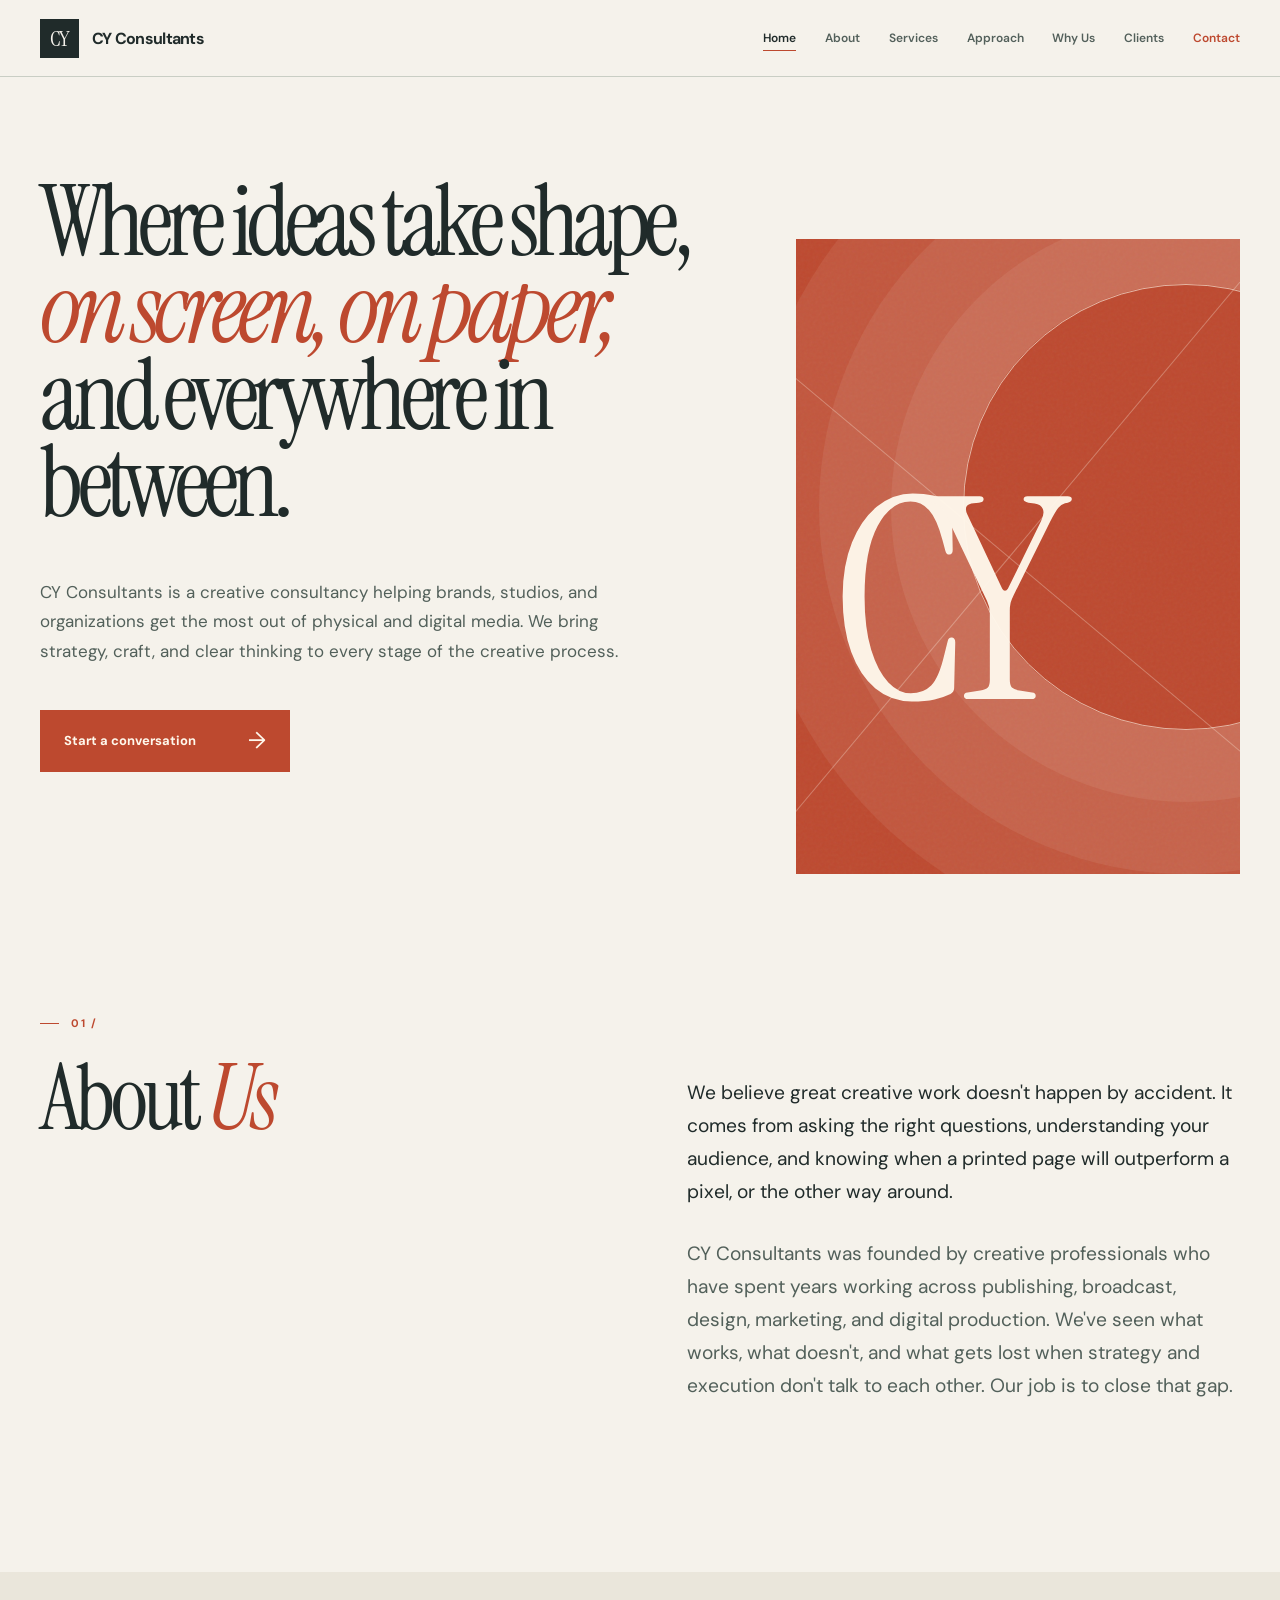
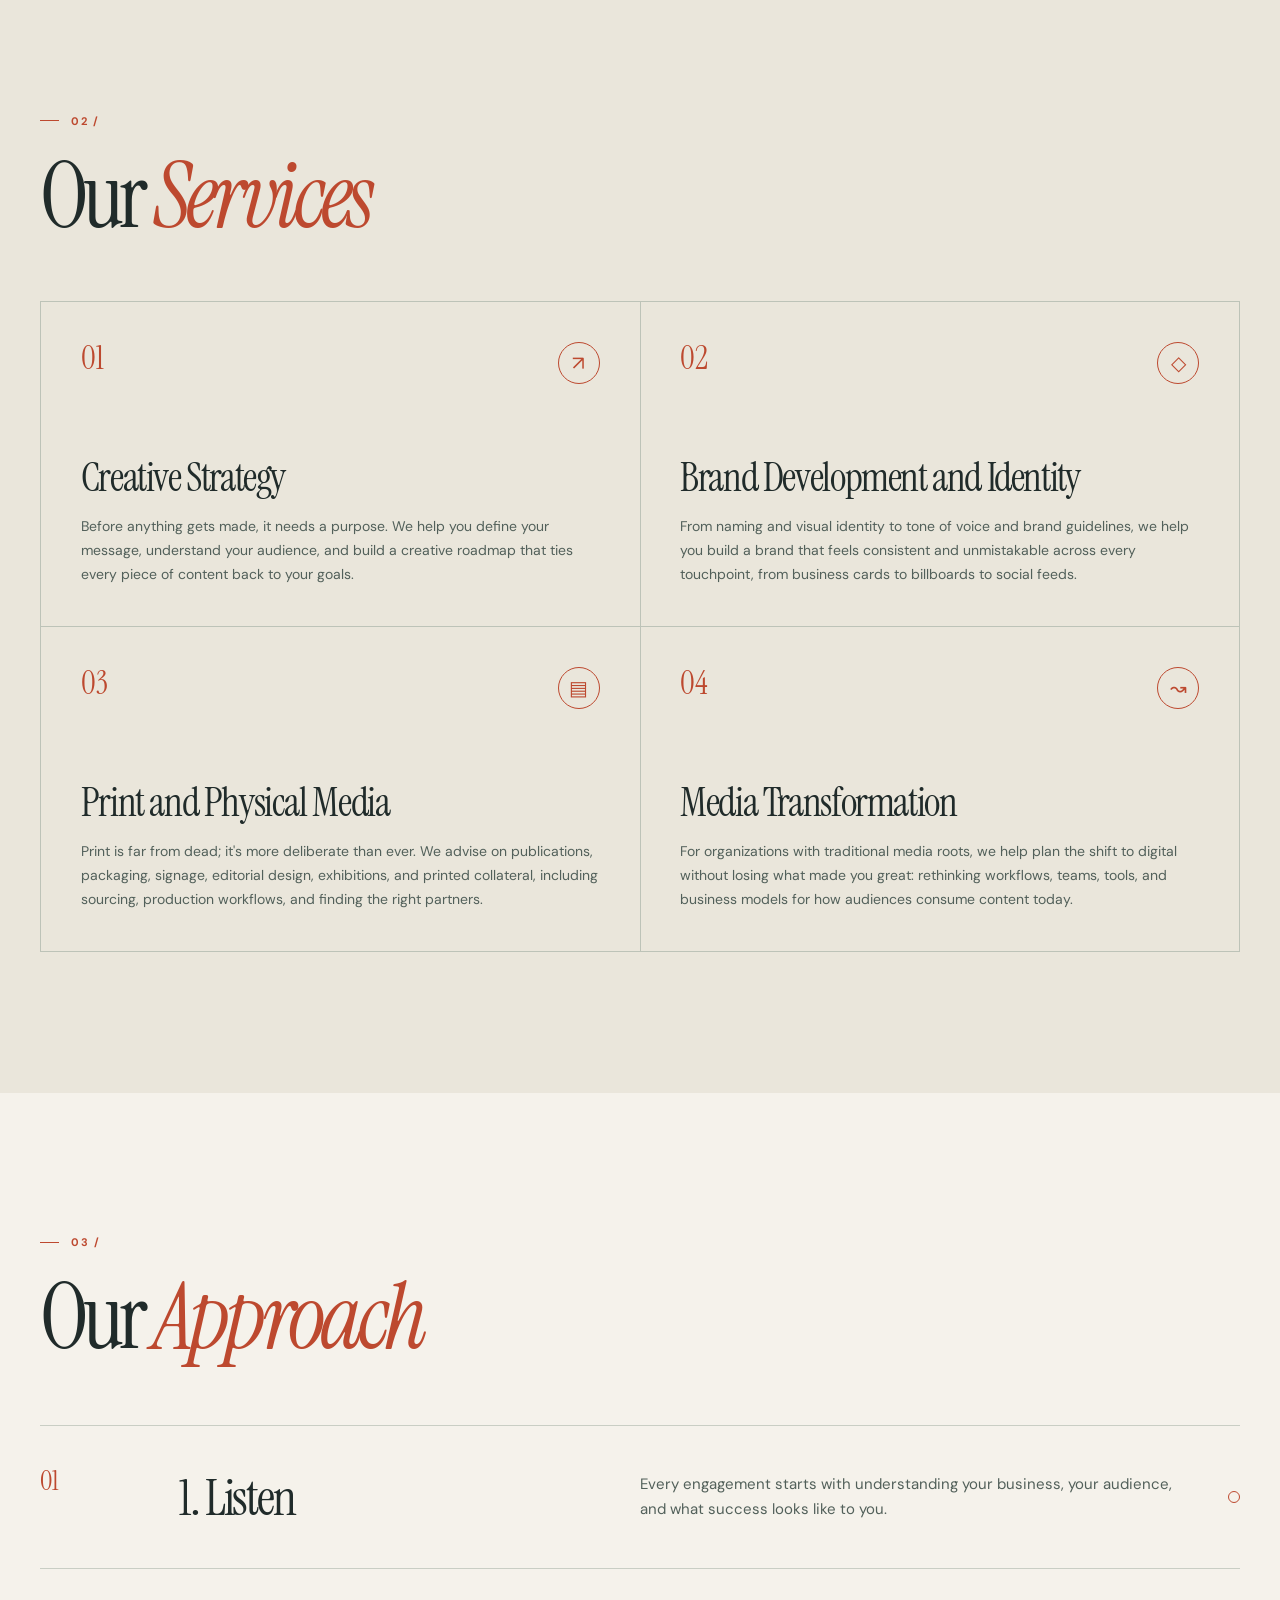
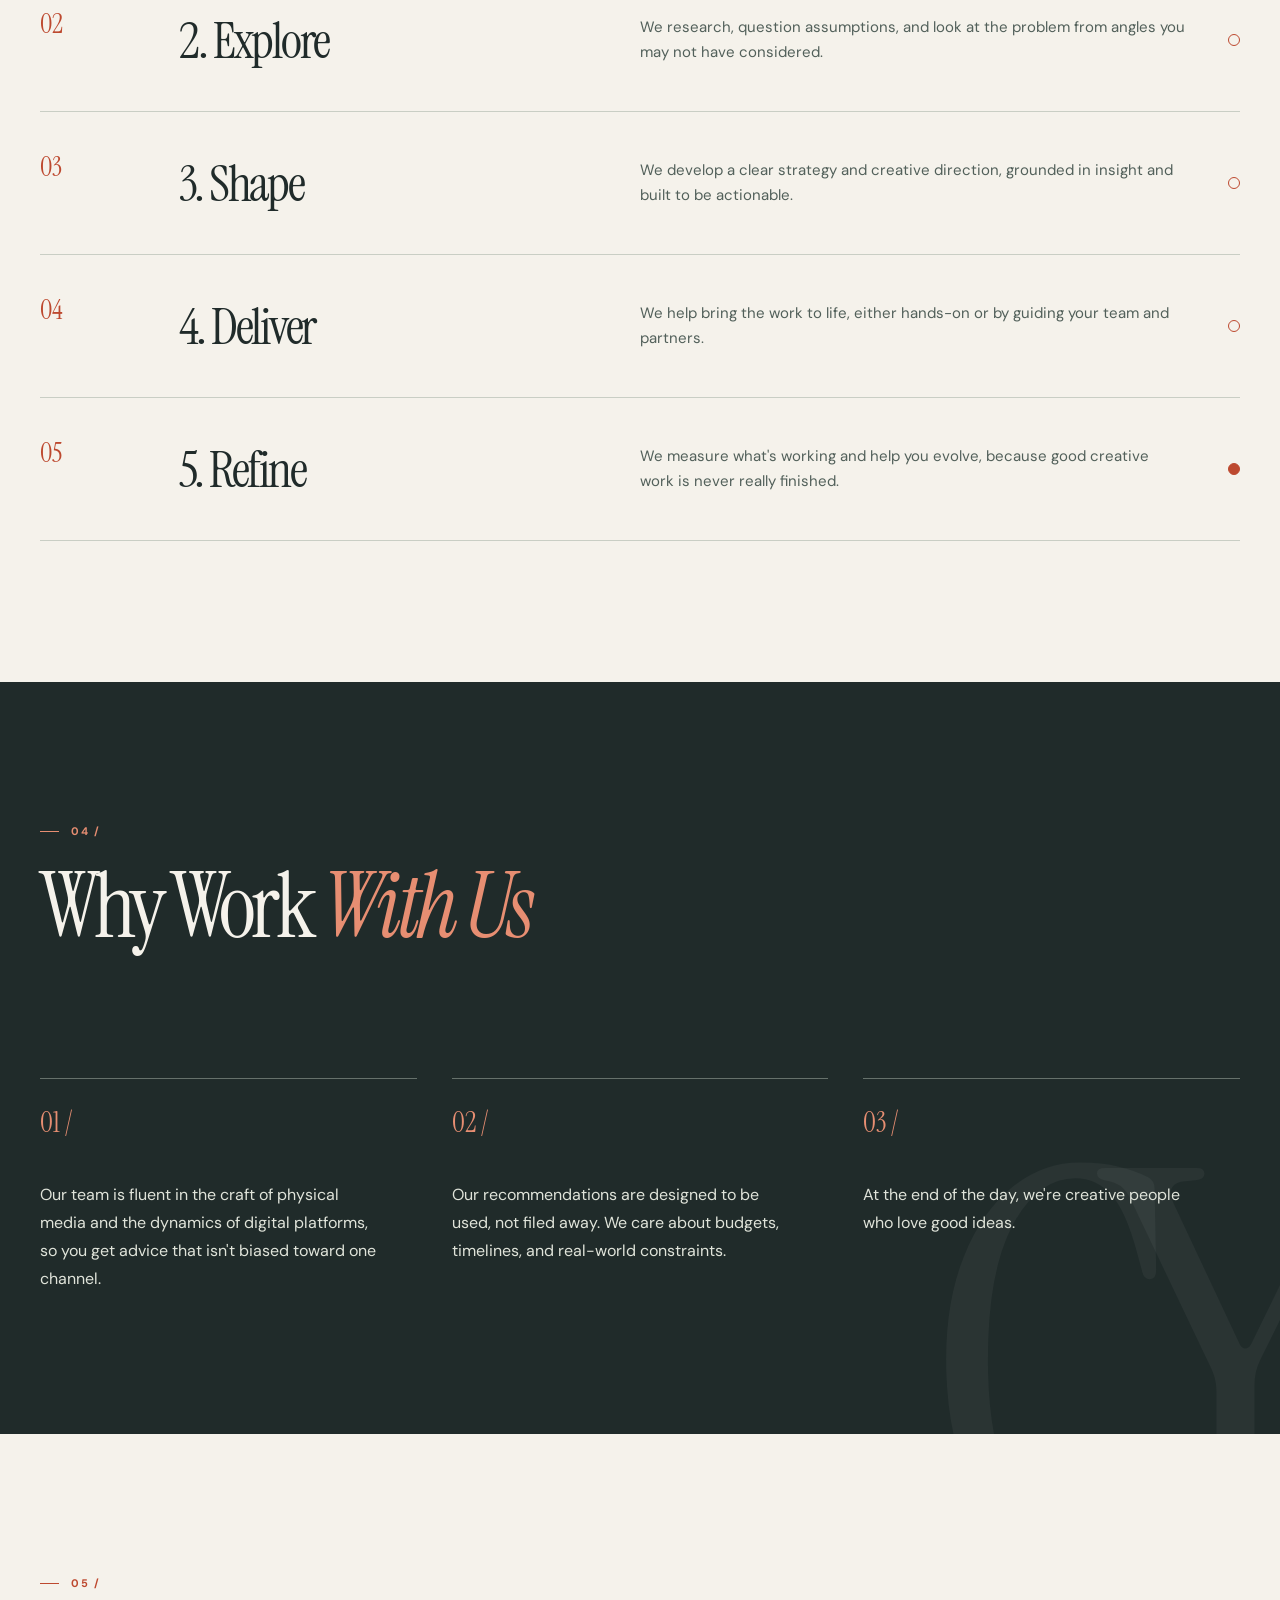
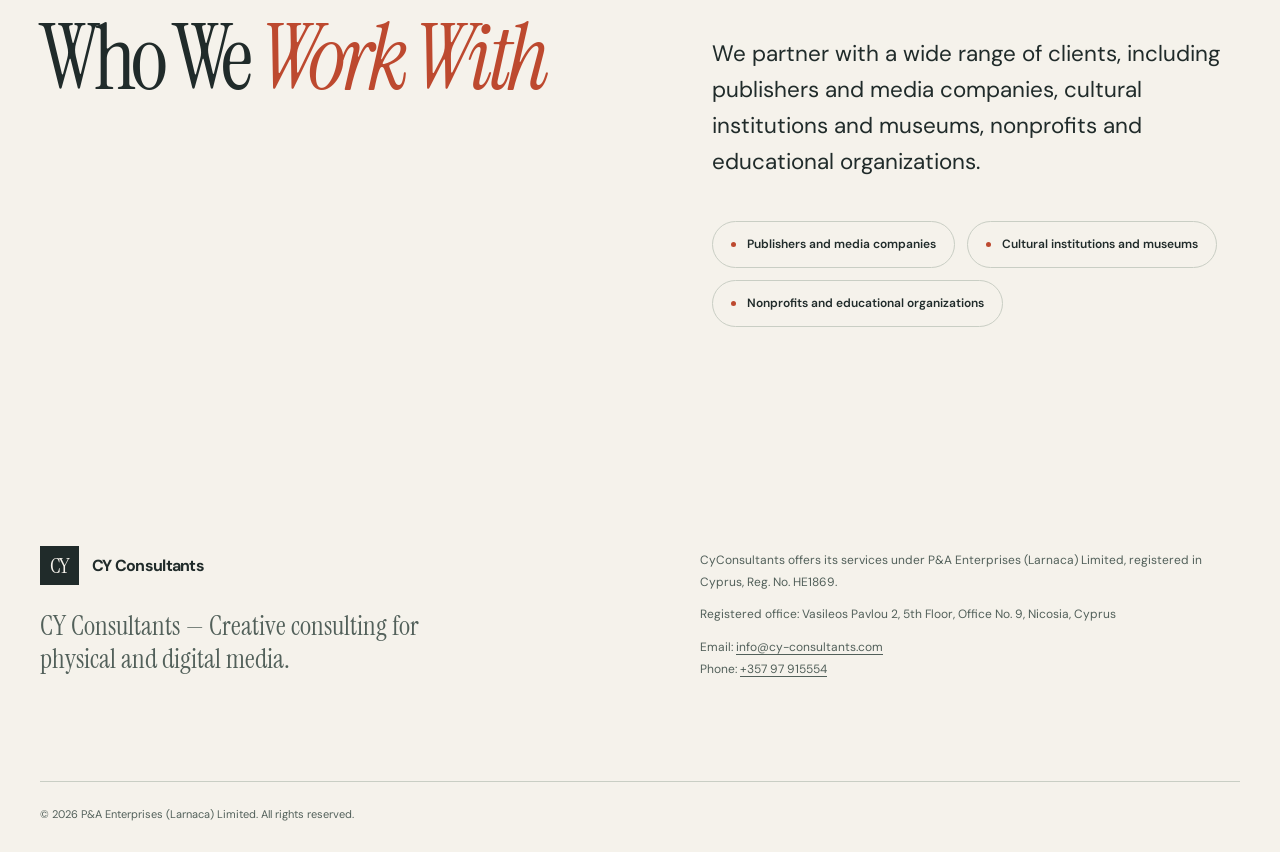
<file: index.html>
<!doctype html>
<html lang="en">
  <head>
    <meta charset="UTF-8" />
    <meta name="viewport" content="width=device-width, initial-scale=1" />
    <meta name="theme-color" content="#f5f2eb" />
    <meta name="robots" content="index, follow" />
    <title>CY Consultants | Creative consulting for physical and digital media</title>
    <meta name="description" content="CY Consultants is a creative consultancy helping brands, studios, and organizations get the most out of physical and digital media. We bring strategy, craft, and clear thinking to every stage of the creative process." />
    <link rel="canonical" href="https://www.cy-consultants.com/" />
    <meta property="og:type" content="website" />
    <meta property="og:url" content="https://www.cy-consultants.com/" />
    <meta property="og:site_name" content="CY Consultants" />
    <meta property="og:title" content="CY Consultants | Creative consulting for physical and digital media" />
    <meta property="og:description" content="CY Consultants is a creative consultancy helping brands, studios, and organizations get the most out of physical and digital media. We bring strategy, craft, and clear thinking to every stage of the creative process." />
    <meta name="twitter:card" content="summary" />
    <meta name="twitter:title" content="CY Consultants | Creative consulting for physical and digital media" />
    <meta name="twitter:description" content="CY Consultants is a creative consultancy helping brands, studios, and organizations get the most out of physical and digital media." />
    <link rel="icon" type="image/svg+xml" href="./favicon.svg" />
    <link rel="preconnect" href="https://fonts.googleapis.com" />
    <link rel="preconnect" href="https://fonts.gstatic.com" crossorigin />
    <script type="module" crossorigin src="./assets/main-45K_laFC.js"></script>
    <link rel="stylesheet" crossorigin href="./assets/main-PewvCQrY.css">
  </head>
  <body>
    <a class="skip-link" href="#main">Skip to content</a>
    <header class="site-header">
      <div class="container header-inner">
        <a class="brand" href="./index.html#home" aria-label="CY Consultants, back to home" data-testid="link-brand">
          <span class="brand-mark" aria-hidden="true">CY</span>
          <span data-company-name>CY Consultants</span>
        </a>
        <button class="menu-toggle" type="button" aria-label="Open navigation menu" aria-controls="primary-navigation" aria-expanded="false" data-testid="button-menu">
          <span></span><span></span>
        </button>
        <nav class="site-nav" id="primary-navigation" aria-label="Primary navigation">
          <ul class="nav-list">
            <li><a href="./index.html#home" data-section="home" data-testid="link-home">Home</a></li>
            <li><a href="./index.html#about" data-section="about" data-testid="link-about">About</a></li>
            <li><a href="./index.html#services" data-section="services" data-testid="link-services">Services</a></li>
            <li><a href="./index.html#approach" data-section="approach" data-testid="link-approach">Approach</a></li>
            <li><a href="./index.html#why-us" data-section="why-us" data-testid="link-why-us">Why Us</a></li>
            <li><a href="./index.html#clients" data-section="clients" data-testid="link-clients">Clients</a></li>
            <li><a class="nav-contact" href="./contact.html" data-testid="link-contact">Contact</a></li>
          </ul>
        </nav>
      </div>
    </header>

    <main id="main">
      <section class="hero" id="home" aria-labelledby="hero-title">
        <div class="container hero-grid">
          <div class="hero-copy">
            <h1 id="hero-title">Where ideas take shape, <em>on screen, on paper,</em> and everywhere in between.</h1>
            <p class="hero-lead">CY Consultants is a creative consultancy helping brands, studios, and organizations get the most out of physical and digital media. We bring strategy, craft, and clear thinking to every stage of the creative process.</p>
            <a class="button-link" href="./contact.html" data-testid="link-start-conversation">Start a conversation <span class="arrow" aria-hidden="true">→</span></a>
          </div>
          <div class="hero-art" aria-hidden="true">
            <div class="art-cross"></div>
            <span class="art-type">CY</span>
          </div>
        </div>
      </section>

      <section class="section about" id="about" aria-labelledby="about-title">
        <div class="container">
          <div class="about-grid">
            <div>
              <p class="eyebrow" aria-hidden="true">01 /</p>
              <h2 class="section-heading" id="about-title">About <em>Us</em></h2>
            </div>
            <div class="about-copy">
              <p>We believe great creative work doesn't happen by accident. It comes from asking the right questions, understanding your audience, and knowing when a printed page will outperform a pixel, or the other way around.</p>
              <p>CY Consultants was founded by creative professionals who have spent years working across publishing, broadcast, design, marketing, and digital production. We've seen what works, what doesn't, and what gets lost when strategy and execution don't talk to each other. Our job is to close that gap.</p>
            </div>
          </div>
        </div>
      </section>

      <section class="section services" id="services" aria-labelledby="services-title">
        <div class="container">
          <div class="section-top">
            <div><p class="eyebrow" aria-hidden="true">02 /</p><h2 class="section-heading" id="services-title">Our <em>Services</em></h2></div>
          </div>
          <div class="services-grid">
            <article class="service-card"><div class="service-top"><span class="service-num">01</span><span class="service-symbol" aria-hidden="true">↗</span></div><div class="service-content"><h3>Creative Strategy</h3><p>Before anything gets made, it needs a purpose. We help you define your message, understand your audience, and build a creative roadmap that ties every piece of content back to your goals.</p></div></article>
            <article class="service-card"><div class="service-top"><span class="service-num">02</span><span class="service-symbol" aria-hidden="true">◇</span></div><div class="service-content"><h3>Brand Development and Identity</h3><p>From naming and visual identity to tone of voice and brand guidelines, we help you build a brand that feels consistent and unmistakable across every touchpoint, from business cards to billboards to social feeds.</p></div></article>
            <article class="service-card"><div class="service-top"><span class="service-num">03</span><span class="service-symbol" aria-hidden="true">▤</span></div><div class="service-content"><h3>Print and Physical Media</h3><p>Print is far from dead; it's more deliberate than ever. We advise on publications, packaging, signage, editorial design, exhibitions, and printed collateral, including sourcing, production workflows, and finding the right partners.</p></div></article>
            <article class="service-card"><div class="service-top"><span class="service-num">04</span><span class="service-symbol" aria-hidden="true">↝</span></div><div class="service-content"><h3>Media Transformation</h3><p>For organizations with traditional media roots, we help plan the shift to digital without losing what made you great: rethinking workflows, teams, tools, and business models for how audiences consume content today.</p></div></article>
          </div>
        </div>
      </section>

      <section class="section approach" id="approach" aria-labelledby="approach-title">
        <div class="container">
          <div class="approach-head">
            <div><p class="eyebrow" aria-hidden="true">03 /</p><h2 class="section-heading" id="approach-title">Our <em>Approach</em></h2></div>
          </div>
          <div class="steps">
            <article class="step"><span class="step-num" aria-hidden="true">01</span><h3>1. Listen</h3><p>Every engagement starts with understanding your business, your audience, and what success looks like to you.</p><span class="step-marker" aria-hidden="true"></span></article>
            <article class="step"><span class="step-num" aria-hidden="true">02</span><h3>2. Explore</h3><p>We research, question assumptions, and look at the problem from angles you may not have considered.</p><span class="step-marker" aria-hidden="true"></span></article>
            <article class="step"><span class="step-num" aria-hidden="true">03</span><h3>3. Shape</h3><p>We develop a clear strategy and creative direction, grounded in insight and built to be actionable.</p><span class="step-marker" aria-hidden="true"></span></article>
            <article class="step"><span class="step-num" aria-hidden="true">04</span><h3>4. Deliver</h3><p>We help bring the work to life, either hands-on or by guiding your team and partners.</p><span class="step-marker" aria-hidden="true"></span></article>
            <article class="step"><span class="step-num" aria-hidden="true">05</span><h3>5. Refine</h3><p>We measure what's working and help you evolve, because good creative work is never really finished.</p><span class="step-marker" aria-hidden="true"></span></article>
          </div>
        </div>
      </section>

      <section class="section why" id="why-us" aria-labelledby="why-title">
        <div class="container">
          <div class="why-head">
            <div><p class="eyebrow" aria-hidden="true">04 /</p><h2 class="section-heading" id="why-title">Why Work <em>With Us</em></h2></div>
          </div>
          <div class="why-list">
            <div class="why-item"><span>01 /</span><p>Our team is fluent in the craft of physical media and the dynamics of digital platforms, so you get advice that isn't biased toward one channel.</p></div>
            <div class="why-item"><span>02 /</span><p>Our recommendations are designed to be used, not filed away. We care about budgets, timelines, and real-world constraints.</p></div>
            <div class="why-item"><span>03 /</span><p>At the end of the day, we're creative people who love good ideas.</p></div>
          </div>
        </div>
      </section>

      <section class="section clients" id="clients" aria-labelledby="clients-title">
        <div class="container clients-grid">
          <div><p class="eyebrow" aria-hidden="true">05 /</p><h2 class="section-heading" id="clients-title">Who We <em>Work With</em></h2></div>
          <div class="clients-copy">
            <p>We partner with a wide range of clients, including publishers and media companies, cultural institutions and museums, nonprofits and educational organizations.</p>
            <div class="chips" aria-label="Client types">
              <span class="chip">Publishers and media companies</span>
              <span class="chip">Cultural institutions and museums</span>
              <span class="chip">Nonprofits and educational organizations</span>
            </div>
          </div>
        </div>
      </section>

    </main>

    <footer class="site-footer">
      <div class="container">
        <div class="footer-top">
          <div class="footer-brand">
            <a class="brand" href="./index.html#home" aria-label="CY Consultants, back to home" data-testid="link-footer-home"><span class="brand-mark" aria-hidden="true">CY</span><span data-company-name>CY Consultants</span></a>
            <p><span data-company-name>CY Consultants</span> — Creative consulting for physical and digital media.</p>
          </div>
          <div class="footer-meta">
            <p>CyConsultants offers its services under P&amp;A Enterprises (Larnaca) Limited, registered in Cyprus, Reg. No. HE1869.</p>
            <p data-office-line>Registered office: Vasileos Pavlou 2, 5th Floor, Office No. 9, Nicosia, Cyprus</p>
            <p>Email: <a data-email href="mailto:info@cy-consultants.com">info@cy-consultants.com</a><br>Phone: <a data-phone href="tel:+35797915554">+357 97 915554</a></p>
          </div>
        </div>
        <div class="footer-bottom">
          <span data-copyright>© 2026 P&amp;A Enterprises (Larnaca) Limited. All rights reserved.</span>
        </div>
      </div>
    </footer>
  </body>
</html>
</file>
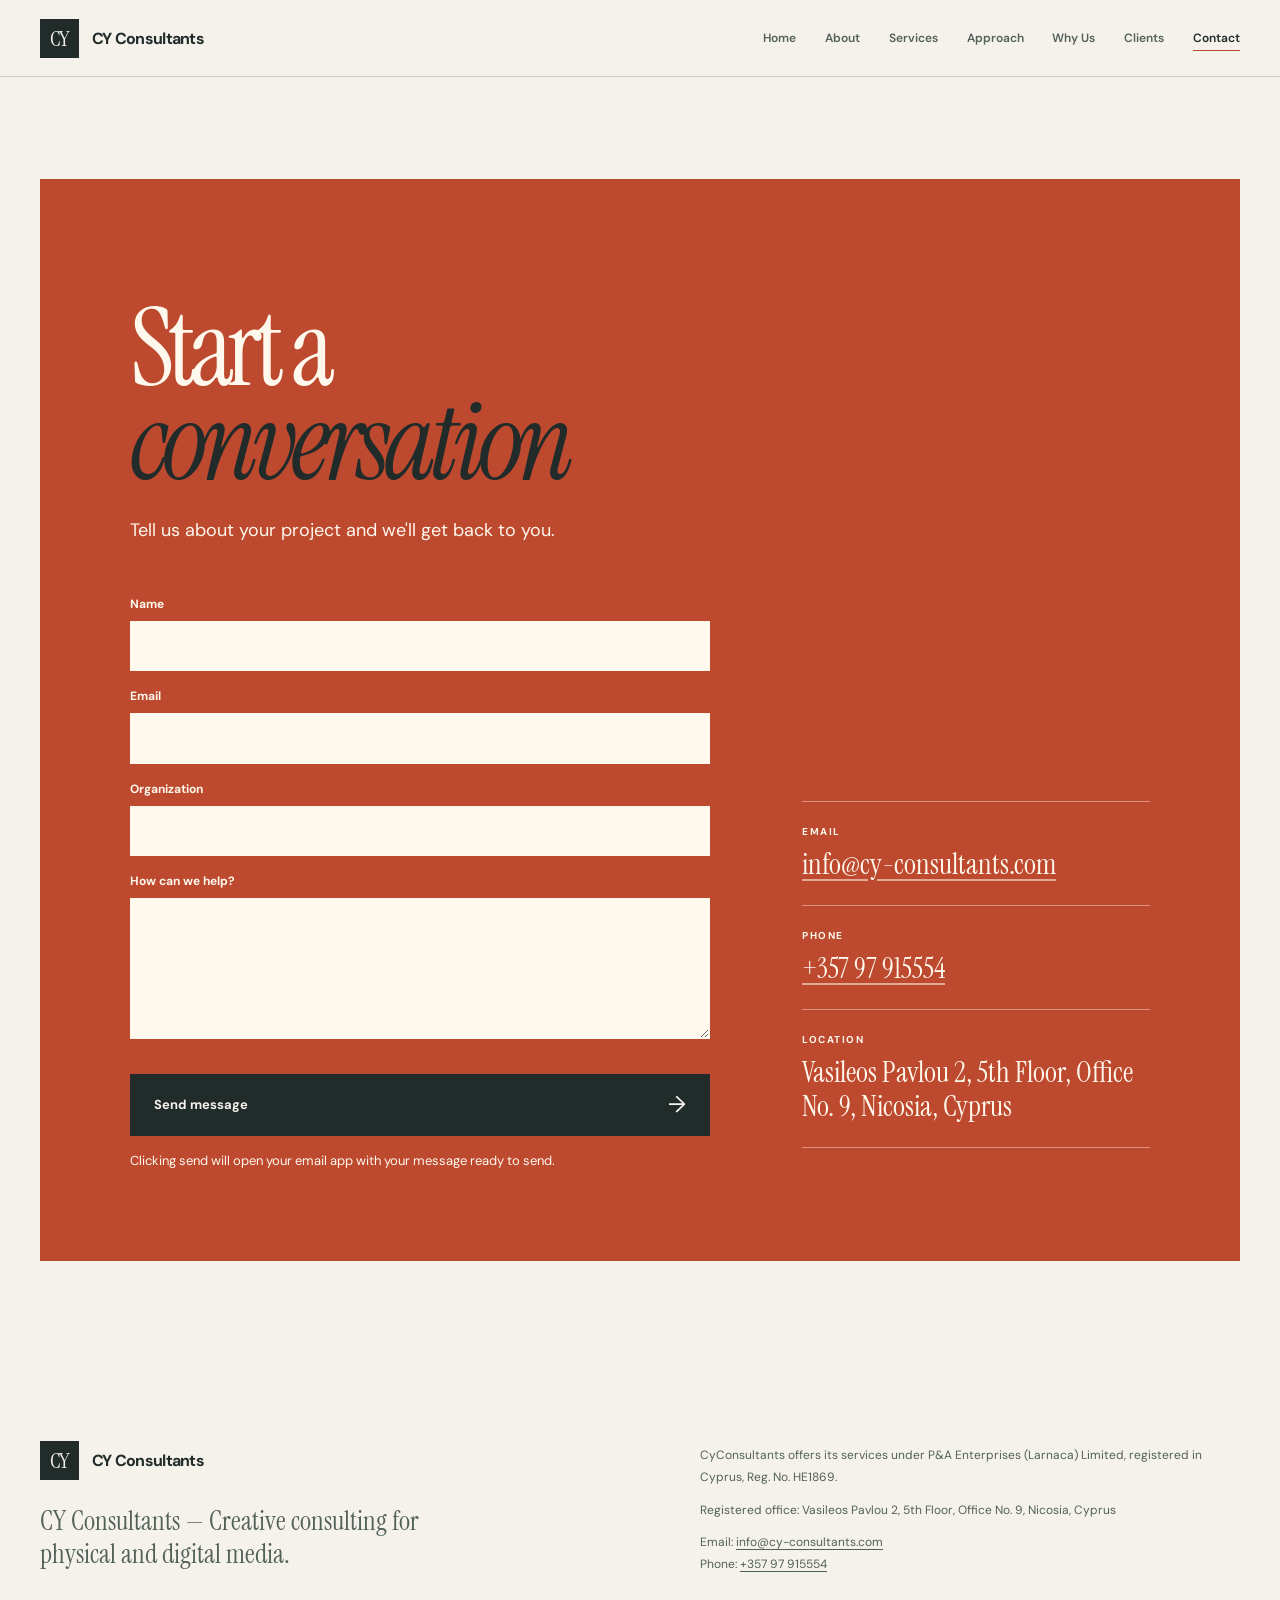
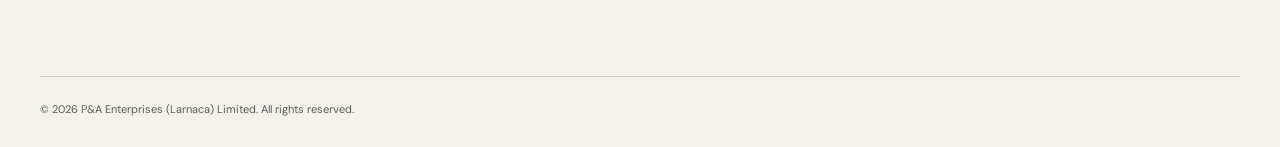
<file: contact.html>
<!doctype html>
<html lang="en">
  <head>
    <meta charset="UTF-8" />
    <meta name="viewport" content="width=device-width, initial-scale=1" />
    <meta name="theme-color" content="#f5f2eb" />
    <meta name="robots" content="index, follow" />
    <title>Contact | CY Consultants</title>
    <meta name="description" content="Start a conversation with CY Consultants. Tell us about your project and we'll get back to you." />
    <link rel="canonical" href="https://www.cy-consultants.com/contact.html" />
    <meta property="og:type" content="website" />
    <meta property="og:url" content="https://www.cy-consultants.com/contact.html" />
    <meta property="og:site_name" content="CY Consultants" />
    <meta property="og:title" content="Contact | CY Consultants" />
    <meta property="og:description" content="Start a conversation with CY Consultants. Tell us about your project and we'll get back to you." />
    <meta name="twitter:card" content="summary" />
    <link rel="icon" type="image/svg+xml" href="./favicon.svg" />
    <link rel="preconnect" href="https://fonts.googleapis.com" />
    <link rel="preconnect" href="https://fonts.gstatic.com" crossorigin />
    <script type="module" crossorigin src="./assets/main-45K_laFC.js"></script>
    <link rel="stylesheet" crossorigin href="./assets/main-PewvCQrY.css">
  </head>
  <body>
    <a class="skip-link" href="#main">Skip to content</a>
    <header class="site-header">
      <div class="container header-inner">
        <a class="brand" href="./index.html#home" aria-label="CY Consultants, back to home" data-testid="link-brand">
          <span class="brand-mark" aria-hidden="true">CY</span>
          <span data-company-name>CY Consultants</span>
        </a>
        <button class="menu-toggle" type="button" aria-label="Open navigation menu" aria-controls="primary-navigation" aria-expanded="false" data-testid="button-menu">
          <span></span><span></span>
        </button>
        <nav class="site-nav" id="primary-navigation" aria-label="Primary navigation">
          <ul class="nav-list">
            <li><a href="./index.html#home" data-testid="link-home">Home</a></li>
            <li><a href="./index.html#about" data-testid="link-about">About</a></li>
            <li><a href="./index.html#services" data-testid="link-services">Services</a></li>
            <li><a href="./index.html#approach" data-testid="link-approach">Approach</a></li>
            <li><a href="./index.html#why-us" data-testid="link-why-us">Why Us</a></li>
            <li><a href="./index.html#clients" data-testid="link-clients">Clients</a></li>
            <li><a class="nav-contact" href="./contact.html" aria-current="page" data-testid="link-contact">Contact</a></li>
          </ul>
        </nav>
      </div>
    </header>

    <main id="main">
      <section class="section contact contact-page" aria-labelledby="contact-title">
        <div class="container">
          <div class="contact-panel">
            <div class="contact-main">
              <h1 id="contact-title">Start a <em>conversation</em></h1>
              <p class="contact-lead">Tell us about your project and we'll get back to you.</p>
              <form id="contact-form" class="contact-form" novalidate>
                <div class="form-field">
                  <label for="contact-name">Name</label>
                  <input id="contact-name" name="name" type="text" autocomplete="name" required aria-describedby="name-error" />
                  <p class="field-error" id="name-error" aria-live="polite"></p>
                </div>
                <div class="form-field">
                  <label for="contact-email">Email</label>
                  <input id="contact-email" name="email" type="email" autocomplete="email" required aria-describedby="email-error" />
                  <p class="field-error" id="email-error" aria-live="polite"></p>
                </div>
                <div class="form-field">
                  <label for="contact-organization">Organization</label>
                  <input id="contact-organization" name="organization" type="text" autocomplete="organization" />
                </div>
                <div class="form-field">
                  <label for="contact-message">How can we help?</label>
                  <textarea id="contact-message" name="message" rows="5" required aria-describedby="message-error"></textarea>
                  <p class="field-error" id="message-error" aria-live="polite"></p>
                </div>
                <button class="button-link" type="submit">Send message <span class="arrow" aria-hidden="true">→</span></button>
                <p class="form-note">Clicking send will open your email app with your message ready to send.</p>
              </form>
            </div>
            <dl class="contact-details">
              <div class="contact-detail"><dt>Email</dt><dd><a data-email href="mailto:info@cy-consultants.com">info@cy-consultants.com</a></dd></div>
              <div class="contact-detail"><dt>Phone</dt><dd><a data-phone href="tel:+35797915554">+357 97 915554</a></dd></div>
              <div class="contact-detail"><dt>Location</dt><dd data-address>Vasileos Pavlou 2, 5th Floor, Office No. 9, Nicosia, Cyprus</dd></div>
            </dl>
          </div>
        </div>
      </section>
    </main>

    <footer class="site-footer">
      <div class="container">
        <div class="footer-top">
          <div class="footer-brand">
            <a class="brand" href="./index.html#home" aria-label="CY Consultants, back to home" data-testid="link-footer-home"><span class="brand-mark" aria-hidden="true">CY</span><span data-company-name>CY Consultants</span></a>
            <p><span data-company-name>CY Consultants</span> — Creative consulting for physical and digital media.</p>
          </div>
          <div class="footer-meta">
            <p>CyConsultants offers its services under P&amp;A Enterprises (Larnaca) Limited, registered in Cyprus, Reg. No. HE1869.</p>
            <p data-office-line>Registered office: Vasileos Pavlou 2, 5th Floor, Office No. 9, Nicosia, Cyprus</p>
            <p>Email: <a data-email href="mailto:info@cy-consultants.com">info@cy-consultants.com</a><br>Phone: <a data-phone href="tel:+35797915554">+357 97 915554</a></p>
          </div>
        </div>
        <div class="footer-bottom">
          <span data-copyright>© 2026 P&amp;A Enterprises (Larnaca) Limited. All rights reserved.</span>
        </div>
      </div>
    </footer>
  </body>
</html>
</file>
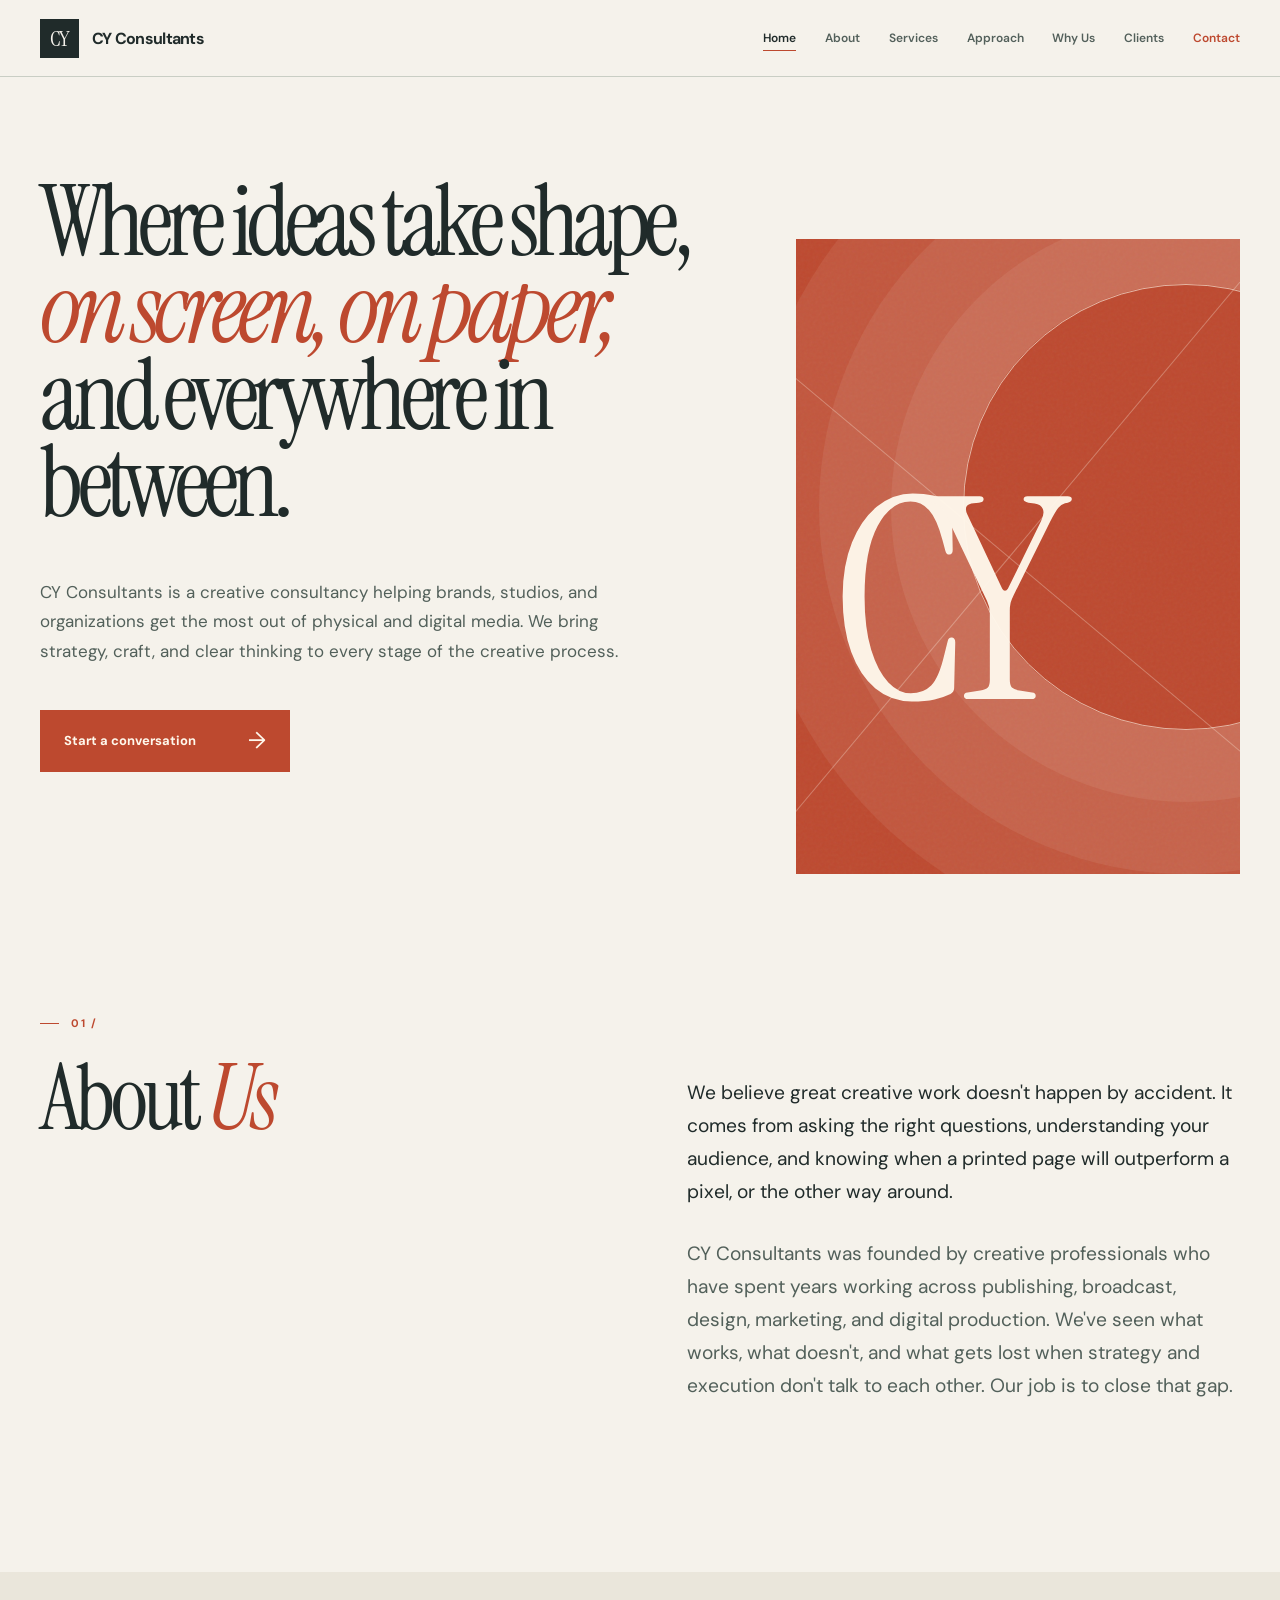
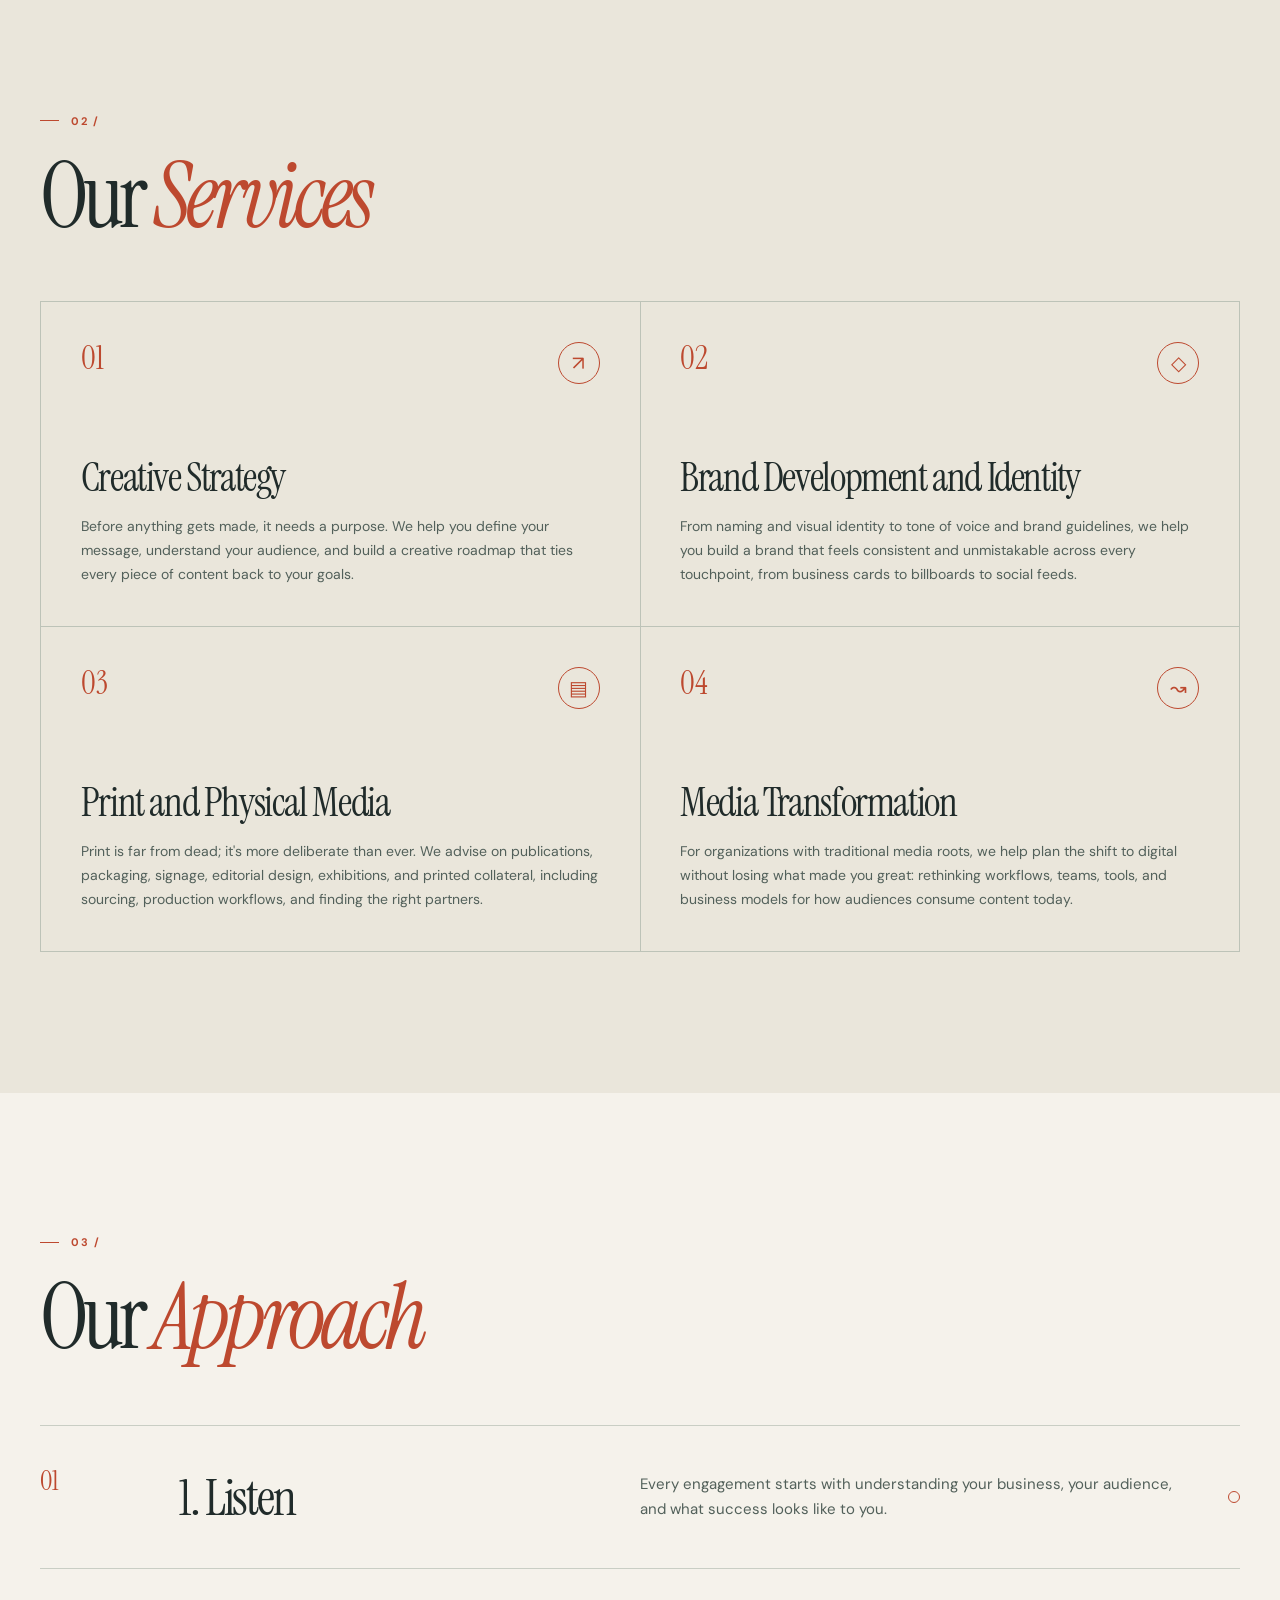
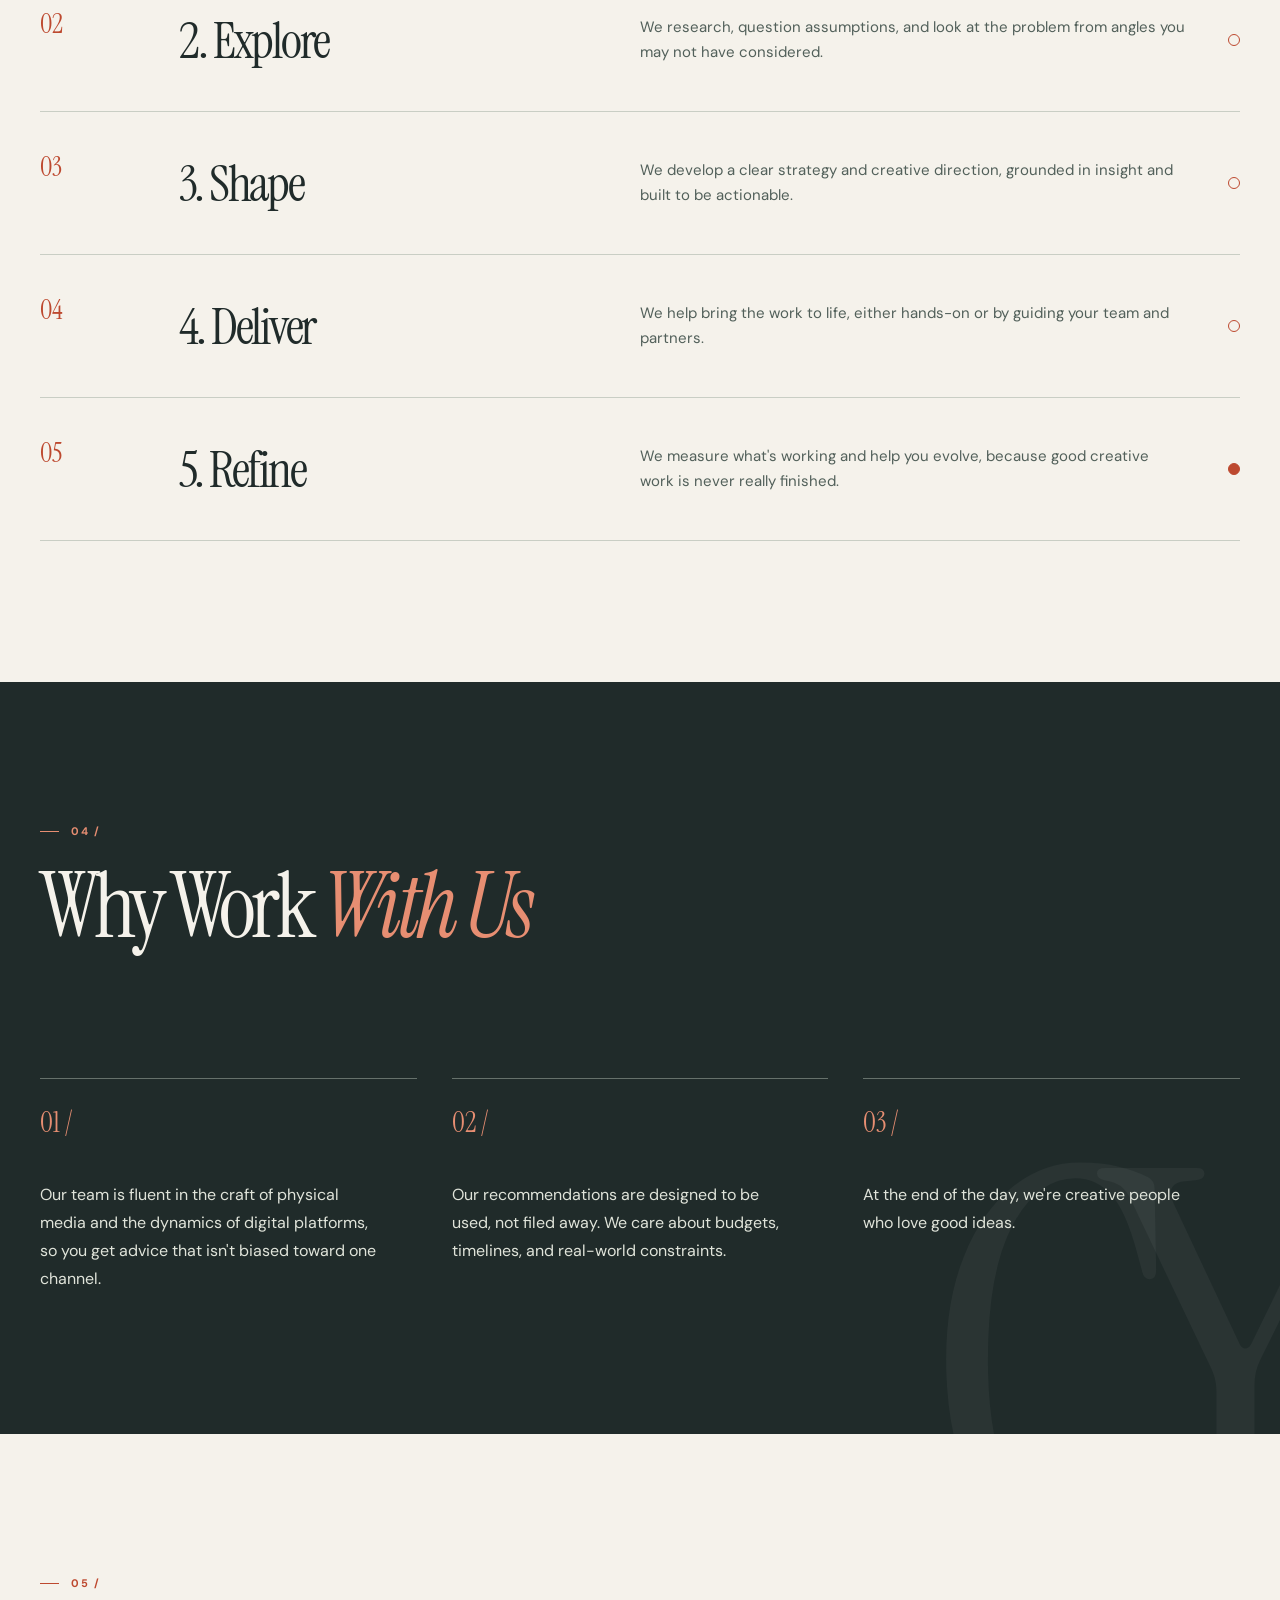
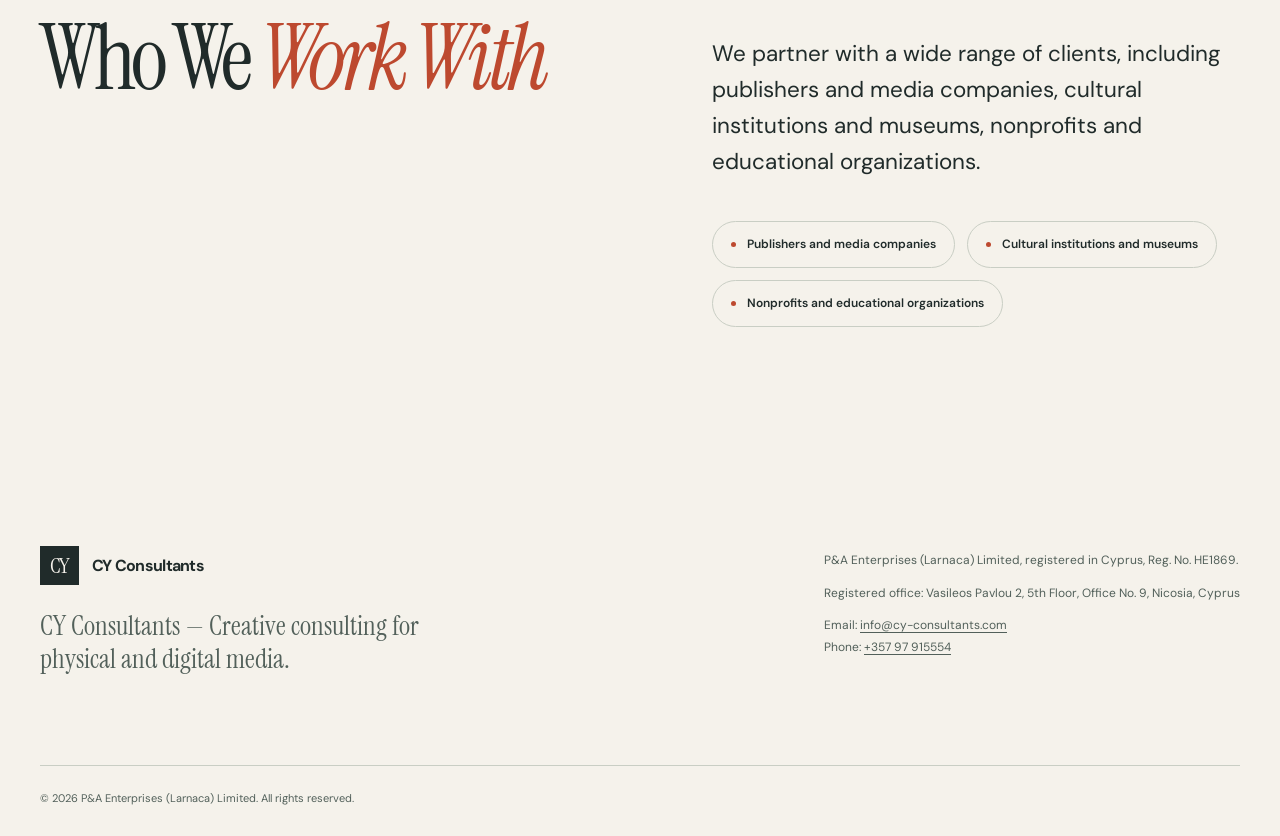
<file: index_1.html>
<!doctype html>
<html lang="en">
  <head>
    <meta charset="UTF-8" />
    <meta name="viewport" content="width=device-width, initial-scale=1" />
    <meta name="theme-color" content="#f5f2eb" />
    <meta name="robots" content="index, follow" />
    <title>CY Consultants | Creative consulting for physical and digital media</title>
    <meta name="description" content="CY Consultants is a creative consultancy helping brands, studios, and organizations get the most out of physical and digital media. We bring strategy, craft, and clear thinking to every stage of the creative process." />
    <link rel="canonical" href="https://www.cy-consultants.com/" />
    <meta property="og:type" content="website" />
    <meta property="og:url" content="https://www.cy-consultants.com/" />
    <meta property="og:site_name" content="CY Consultants" />
    <meta property="og:title" content="CY Consultants | Creative consulting for physical and digital media" />
    <meta property="og:description" content="CY Consultants is a creative consultancy helping brands, studios, and organizations get the most out of physical and digital media. We bring strategy, craft, and clear thinking to every stage of the creative process." />
    <meta name="twitter:card" content="summary" />
    <meta name="twitter:title" content="CY Consultants | Creative consulting for physical and digital media" />
    <meta name="twitter:description" content="CY Consultants is a creative consultancy helping brands, studios, and organizations get the most out of physical and digital media." />
    <link rel="icon" type="image/svg+xml" href="./favicon.svg" />
    <link rel="preconnect" href="https://fonts.googleapis.com" />
    <link rel="preconnect" href="https://fonts.gstatic.com" crossorigin />
    <script type="module" crossorigin src="./assets/main-45K_laFC.js"></script>
    <link rel="stylesheet" crossorigin href="./assets/main-PewvCQrY.css">
  </head>
  <body>
    <a class="skip-link" href="#main">Skip to content</a>
    <header class="site-header">
      <div class="container header-inner">
        <a class="brand" href="./index.html#home" aria-label="CY Consultants, back to home" data-testid="link-brand">
          <span class="brand-mark" aria-hidden="true">CY</span>
          <span data-company-name>CY Consultants</span>
        </a>
        <button class="menu-toggle" type="button" aria-label="Open navigation menu" aria-controls="primary-navigation" aria-expanded="false" data-testid="button-menu">
          <span></span><span></span>
        </button>
        <nav class="site-nav" id="primary-navigation" aria-label="Primary navigation">
          <ul class="nav-list">
            <li><a href="./index.html#home" data-section="home" data-testid="link-home">Home</a></li>
            <li><a href="./index.html#about" data-section="about" data-testid="link-about">About</a></li>
            <li><a href="./index.html#services" data-section="services" data-testid="link-services">Services</a></li>
            <li><a href="./index.html#approach" data-section="approach" data-testid="link-approach">Approach</a></li>
            <li><a href="./index.html#why-us" data-section="why-us" data-testid="link-why-us">Why Us</a></li>
            <li><a href="./index.html#clients" data-section="clients" data-testid="link-clients">Clients</a></li>
            <li><a class="nav-contact" href="./contact.html" data-testid="link-contact">Contact</a></li>
          </ul>
        </nav>
      </div>
    </header>

    <main id="main">
      <section class="hero" id="home" aria-labelledby="hero-title">
        <div class="container hero-grid">
          <div class="hero-copy">
            <h1 id="hero-title">Where ideas take shape, <em>on screen, on paper,</em> and everywhere in between.</h1>
            <p class="hero-lead">CY Consultants is a creative consultancy helping brands, studios, and organizations get the most out of physical and digital media. We bring strategy, craft, and clear thinking to every stage of the creative process.</p>
            <a class="button-link" href="./contact.html" data-testid="link-start-conversation">Start a conversation <span class="arrow" aria-hidden="true">→</span></a>
          </div>
          <div class="hero-art" aria-hidden="true">
            <div class="art-cross"></div>
            <span class="art-type">CY</span>
          </div>
        </div>
      </section>

      <section class="section about" id="about" aria-labelledby="about-title">
        <div class="container">
          <div class="about-grid">
            <div>
              <p class="eyebrow" aria-hidden="true">01 /</p>
              <h2 class="section-heading" id="about-title">About <em>Us</em></h2>
            </div>
            <div class="about-copy">
              <p>We believe great creative work doesn't happen by accident. It comes from asking the right questions, understanding your audience, and knowing when a printed page will outperform a pixel, or the other way around.</p>
              <p>CY Consultants was founded by creative professionals who have spent years working across publishing, broadcast, design, marketing, and digital production. We've seen what works, what doesn't, and what gets lost when strategy and execution don't talk to each other. Our job is to close that gap.</p>
            </div>
          </div>
        </div>
      </section>

      <section class="section services" id="services" aria-labelledby="services-title">
        <div class="container">
          <div class="section-top">
            <div><p class="eyebrow" aria-hidden="true">02 /</p><h2 class="section-heading" id="services-title">Our <em>Services</em></h2></div>
          </div>
          <div class="services-grid">
            <article class="service-card"><div class="service-top"><span class="service-num">01</span><span class="service-symbol" aria-hidden="true">↗</span></div><div class="service-content"><h3>Creative Strategy</h3><p>Before anything gets made, it needs a purpose. We help you define your message, understand your audience, and build a creative roadmap that ties every piece of content back to your goals.</p></div></article>
            <article class="service-card"><div class="service-top"><span class="service-num">02</span><span class="service-symbol" aria-hidden="true">◇</span></div><div class="service-content"><h3>Brand Development and Identity</h3><p>From naming and visual identity to tone of voice and brand guidelines, we help you build a brand that feels consistent and unmistakable across every touchpoint, from business cards to billboards to social feeds.</p></div></article>
            <article class="service-card"><div class="service-top"><span class="service-num">03</span><span class="service-symbol" aria-hidden="true">▤</span></div><div class="service-content"><h3>Print and Physical Media</h3><p>Print is far from dead; it's more deliberate than ever. We advise on publications, packaging, signage, editorial design, exhibitions, and printed collateral, including sourcing, production workflows, and finding the right partners.</p></div></article>
            <article class="service-card"><div class="service-top"><span class="service-num">04</span><span class="service-symbol" aria-hidden="true">↝</span></div><div class="service-content"><h3>Media Transformation</h3><p>For organizations with traditional media roots, we help plan the shift to digital without losing what made you great: rethinking workflows, teams, tools, and business models for how audiences consume content today.</p></div></article>
          </div>
        </div>
      </section>

      <section class="section approach" id="approach" aria-labelledby="approach-title">
        <div class="container">
          <div class="approach-head">
            <div><p class="eyebrow" aria-hidden="true">03 /</p><h2 class="section-heading" id="approach-title">Our <em>Approach</em></h2></div>
          </div>
          <div class="steps">
            <article class="step"><span class="step-num" aria-hidden="true">01</span><h3>1. Listen</h3><p>Every engagement starts with understanding your business, your audience, and what success looks like to you.</p><span class="step-marker" aria-hidden="true"></span></article>
            <article class="step"><span class="step-num" aria-hidden="true">02</span><h3>2. Explore</h3><p>We research, question assumptions, and look at the problem from angles you may not have considered.</p><span class="step-marker" aria-hidden="true"></span></article>
            <article class="step"><span class="step-num" aria-hidden="true">03</span><h3>3. Shape</h3><p>We develop a clear strategy and creative direction, grounded in insight and built to be actionable.</p><span class="step-marker" aria-hidden="true"></span></article>
            <article class="step"><span class="step-num" aria-hidden="true">04</span><h3>4. Deliver</h3><p>We help bring the work to life, either hands-on or by guiding your team and partners.</p><span class="step-marker" aria-hidden="true"></span></article>
            <article class="step"><span class="step-num" aria-hidden="true">05</span><h3>5. Refine</h3><p>We measure what's working and help you evolve, because good creative work is never really finished.</p><span class="step-marker" aria-hidden="true"></span></article>
          </div>
        </div>
      </section>

      <section class="section why" id="why-us" aria-labelledby="why-title">
        <div class="container">
          <div class="why-head">
            <div><p class="eyebrow" aria-hidden="true">04 /</p><h2 class="section-heading" id="why-title">Why Work <em>With Us</em></h2></div>
          </div>
          <div class="why-list">
            <div class="why-item"><span>01 /</span><p>Our team is fluent in the craft of physical media and the dynamics of digital platforms, so you get advice that isn't biased toward one channel.</p></div>
            <div class="why-item"><span>02 /</span><p>Our recommendations are designed to be used, not filed away. We care about budgets, timelines, and real-world constraints.</p></div>
            <div class="why-item"><span>03 /</span><p>At the end of the day, we're creative people who love good ideas.</p></div>
          </div>
        </div>
      </section>

      <section class="section clients" id="clients" aria-labelledby="clients-title">
        <div class="container clients-grid">
          <div><p class="eyebrow" aria-hidden="true">05 /</p><h2 class="section-heading" id="clients-title">Who We <em>Work With</em></h2></div>
          <div class="clients-copy">
            <p>We partner with a wide range of clients, including publishers and media companies, cultural institutions and museums, nonprofits and educational organizations.</p>
            <div class="chips" aria-label="Client types">
              <span class="chip">Publishers and media companies</span>
              <span class="chip">Cultural institutions and museums</span>
              <span class="chip">Nonprofits and educational organizations</span>
            </div>
          </div>
        </div>
      </section>

    </main>

    <footer class="site-footer">
      <div class="container">
        <div class="footer-top">
          <div class="footer-brand">
            <a class="brand" href="./index.html#home" aria-label="CY Consultants, back to home" data-testid="link-footer-home"><span class="brand-mark" aria-hidden="true">CY</span><span data-company-name>CY Consultants</span></a>
            <p><span data-company-name>CY Consultants</span> — Creative consulting for physical and digital media.</p>
          </div>
          <div class="footer-meta">
            <p>P&amp;A Enterprises (Larnaca) Limited, registered in Cyprus, Reg. No. HE1869.</p>
            <p data-office-line>Registered office: Vasileos Pavlou 2, 5th Floor, Office No. 9, Nicosia, Cyprus</p>
            <p>Email: <a data-email href="mailto:info@cy-consultants.com">info@cy-consultants.com</a><br>Phone: <a data-phone href="tel:+35797915554">+357 97 915554</a></p>
          </div>
        </div>
        <div class="footer-bottom">
          <span data-copyright>© 2026 P&amp;A Enterprises (Larnaca) Limited. All rights reserved.</span>
        </div>
      </div>
    </footer>
  </body>
</html>
</file>
<file: assets/main-PewvCQrY.css>
@import"https://fonts.googleapis.com/css2?family=DM+Sans:wght@400;500;600;700&family=Instrument+Serif:ital@0;1&display=swap";:root{--paper: #f5f2eb;--paper-deep: #eae6db;--ink: #202b2a;--ink-soft: #52605a;--line: #c9cec4;--accent: #bd492f;--accent-deep: #a83924;--cream: #fff8ec;--font-display: "Instrument Serif", Georgia, serif;--font-body: "DM Sans", sans-serif}*{box-sizing:border-box}html{scroll-behavior:smooth;scroll-padding-top:82px}body{margin:0;color:var(--ink);background:var(--paper);font-family:var(--font-body);-webkit-font-smoothing:antialiased}button,a{-webkit-tap-highlight-color:transparent}a{color:inherit;text-decoration:none}button{font:inherit}::selection{background:var(--accent);color:var(--cream)}:focus-visible{outline:2px solid var(--accent);outline-offset:5px}.skip-link{position:fixed;top:-100px;left:12px;z-index:100;padding:12px 18px;background:var(--ink);color:var(--cream)}.skip-link:focus{top:12px}.container{width:min(100% - 80px,1392px);margin-inline:auto}.section{padding-block:clamp(96px,11vw,184px);scroll-margin-top:76px}.eyebrow{display:flex;align-items:center;gap:12px;margin:0;color:var(--accent);font-size:11px;font-weight:700;letter-spacing:.16em;line-height:1.5;text-transform:uppercase}.eyebrow:before{content:"";width:19px;height:1px;flex:none;background:currentColor}.section-heading{margin:25px 0 0;font-family:var(--font-display);font-size:clamp(60px,7vw,112px);font-weight:400;letter-spacing:-.055em;line-height:.96}.section-heading em,.hero h1 em,.contact h1 em{color:var(--accent);font-weight:400}.intro{color:var(--ink-soft);font-size:clamp(17px,1.42vw,20px);line-height:1.7}.site-header{position:sticky;top:0;z-index:50;background:#f5f2ebf5;border-bottom:1px solid var(--line);-webkit-backdrop-filter:blur(18px);backdrop-filter:blur(18px)}.header-inner{min-height:76px;display:flex;align-items:center;justify-content:space-between;gap:24px}.brand{display:inline-flex;align-items:center;gap:13px;flex:none;font-size:16px;font-weight:700;letter-spacing:-.045em}.brand-mark{width:39px;height:39px;display:grid;place-items:center;background:var(--ink);color:var(--paper);font-family:var(--font-display);font-size:22px;font-weight:400;letter-spacing:-.055em}.nav-list{display:flex;align-items:center;gap:clamp(15px,2.25vw,36px);margin:0;padding:0;list-style:none}.nav-list a{position:relative;display:inline-block;padding:12px 0;color:#53605b;font-size:12px;font-weight:600;transition:color .22s ease}.nav-list a:after{content:"";position:absolute;bottom:7px;left:0;width:100%;height:1px;background:var(--accent);transform:scaleX(0);transform-origin:left;transition:transform .22s ease}.nav-list a:hover,.nav-list a[aria-current=location],.nav-list a[aria-current=page]{color:var(--ink)}.nav-list a:hover:after,.nav-list a[aria-current=location]:after,.nav-list a[aria-current=page]:after{transform:scaleX(1)}.nav-list .nav-contact{color:var(--accent)}.menu-toggle{display:none;width:44px;height:44px;align-items:center;justify-content:center;flex-direction:column;gap:6px;border:1px solid var(--line);background:transparent;color:var(--ink);cursor:pointer}.menu-toggle span{width:19px;height:1px;background:currentColor;transition:transform .25s ease,opacity .25s ease}.menu-toggle[aria-expanded=true] span:first-child{transform:translateY(3.5px) rotate(45deg)}.menu-toggle[aria-expanded=true] span:last-child{transform:translateY(-3.5px) rotate(-45deg)}.hero{padding:clamp(72px,8vw,130px) 0 0;overflow:hidden}.hero-grid{display:grid;grid-template-columns:minmax(0,1.2fr) minmax(300px,.8fr);gap:clamp(50px,7vw,120px);align-items:end}.hero-copy{padding-bottom:clamp(74px,8vw,128px)}.hero .eyebrow{margin-bottom:clamp(36px,5vw,76px)}.hero h1{max-width:830px;margin:0;font-family:var(--font-display);font-size:clamp(76px,7.7vw,139px);font-weight:400;letter-spacing:-.065em;line-height:.88}.hero h1 em{display:inline}.hero-lead{max-width:625px;margin:clamp(35px,4vw,56px) 0 0;color:var(--ink-soft);font-size:clamp(17px,1.25vw,19px);line-height:1.75}.button-link{display:inline-flex;align-items:center;justify-content:space-between;gap:52px;min-height:62px;padding:0 24px;background:var(--accent);color:var(--cream);font-size:13px;font-weight:700;transition:background .25s ease,transform .25s ease}.button-link:hover{background:var(--accent-deep);transform:translateY(-3px)}.button-link .arrow{font-size:23px;font-weight:400;line-height:1;transition:transform .25s ease}.button-link:hover .arrow{transform:translate(5px)}.hero .button-link{margin-top:43px}.hero-art{position:relative;min-height:635px;height:min(48vw,735px);background:var(--accent);overflow:hidden;isolation:isolate}.hero-art:before{content:"";position:absolute;width:100%;aspect-ratio:1;top:7%;right:-38%;border:1px solid rgba(255,248,236,.62);border-radius:50%;box-shadow:0 0 0 72px #fff8ec12,0 0 0 144px #fff8ec12,0 0 0 216px #fff8ec12}.hero-art:after{content:"";position:absolute;inset:0;opacity:.12;background-image:url("data:image/svg+xml,%3Csvg viewBox='0 0 180 180' xmlns='http://www.w3.org/2000/svg'%3E%3Cfilter id='n'%3E%3CfeTurbulence type='fractalNoise' baseFrequency='.82' numOctaves='3' stitchTiles='stitch'/%3E%3C/filter%3E%3Crect width='100%25' height='100%25' filter='url(%23n)' opacity='.5'/%3E%3C/svg%3E");pointer-events:none}.art-cross{position:absolute;width:1px;height:130%;left:48%;top:-15%;background:#fff8ec4d;transform:rotate(40deg)}.art-cross:after{content:"";position:absolute;width:130vh;height:1px;top:50%;left:-65vh;background:#fff8ec4d}.art-type{position:absolute;z-index:1;top:43%;left:8%;color:var(--cream);font-family:var(--font-display);font-size:clamp(170px,22vw,380px);letter-spacing:-.11em;line-height:.65;opacity:.96}.art-top,.art-bottom{position:absolute;z-index:2;left:9%;right:9%;display:flex;justify-content:space-between;color:var(--cream);font-size:10px;font-weight:600;letter-spacing:.13em;text-transform:uppercase}.art-top{top:32px}.art-bottom{bottom:34px}.hero-bottom{display:flex;align-items:center;justify-content:space-between;gap:24px;padding:24px 0 26px;border-bottom:1px solid var(--line);color:var(--ink-soft);font-size:10px;font-weight:700;letter-spacing:.16em;text-transform:uppercase}.hero-bottom .line{flex:1;height:1px;max-width:210px;background:var(--line)}.about-grid{display:grid;grid-template-columns:1fr 1.1fr;gap:12%}.about .section-heading{max-width:570px}.about-copy{padding-top:61px}.about-copy p{margin:0 0 29px;color:var(--ink-soft);font-size:clamp(17px,1.5vw,21px);line-height:1.72}.about-copy p:first-child{color:var(--ink)}.about-rule{display:flex;justify-content:space-between;align-items:center;margin-top:85px;padding-top:20px;border-top:1px solid var(--line);color:var(--ink-soft);font-size:11px;font-weight:700;letter-spacing:.11em;text-transform:uppercase}.about-rule svg{color:var(--accent)}.services{background:var(--paper-deep)}.section-top{display:flex;justify-content:space-between;align-items:end;gap:40px;margin-bottom:61px}.section-top .intro{max-width:400px;margin:0 0 6px}.services-grid{display:grid;grid-template-columns:repeat(2,minmax(0,1fr));border-top:1px solid #bdc3b8;border-left:1px solid #bdc3b8}.service-card{min-height:325px;display:flex;flex-direction:column;padding:clamp(27px,3.1vw,48px);border-right:1px solid #bdc3b8;border-bottom:1px solid #bdc3b8;transition:background .3s ease}.service-card:hover{background:#fff8ec8f}.service-top{display:flex;justify-content:space-between;align-items:start;color:var(--accent)}.service-num{font-family:var(--font-display);font-size:32px;line-height:1}.service-symbol{width:42px;height:42px;border:1px solid currentColor;border-radius:50%;display:grid;place-items:center;font-size:20px;font-weight:400}.service-content{margin-top:auto;padding-top:40px}.service-card h3{max-width:490px;margin:0 0 17px;font-family:var(--font-display);font-size:clamp(35px,3.1vw,49px);font-weight:400;letter-spacing:-.035em;line-height:1}.service-card p{max-width:590px;margin:0;color:var(--ink-soft);font-size:14px;line-height:1.72}.approach-head{display:grid;grid-template-columns:1fr 1fr;align-items:end;gap:10%;margin-bottom:64px}.approach-head .intro{max-width:445px;margin-bottom:4px}.steps{border-top:1px solid var(--line)}.step{display:grid;grid-template-columns:115px minmax(180px,.8fr) 1fr 30px;align-items:center;gap:24px;min-height:143px;padding:25px 0;border-bottom:1px solid var(--line)}.step-num{align-self:start;padding-top:12px;color:var(--accent);font-family:var(--font-display);font-size:27px}.step h3{margin:0;font-family:var(--font-display);font-size:clamp(42px,4vw,63px);font-weight:400;letter-spacing:-.045em;line-height:1}.step p{max-width:570px;margin:0;color:var(--ink-soft);font-size:15px;line-height:1.7}.step-marker{width:12px;height:12px;border:1px solid var(--accent);border-radius:50%;justify-self:end}.step:last-child .step-marker{background:var(--accent)}.why{position:relative;overflow:hidden;background:var(--ink);color:var(--paper)}.why:after{content:"CY";position:absolute;right:-1vw;bottom:-12vw;color:#fff8ec0b;font-family:var(--font-display);font-size:42vw;letter-spacing:-.13em;line-height:.8;pointer-events:none}.why .container{position:relative;z-index:1}.why .eyebrow{color:#e78e72}.why-head{display:grid;grid-template-columns:1fr 1fr;gap:12%}.why .section-heading{max-width:750px}.why .section-heading em{color:#e78e72}.why-intro{align-self:end;max-width:480px;margin:0 0 5px;color:#ced4c8;font-family:var(--font-display);font-size:clamp(27px,2.7vw,42px);line-height:1.14}.why-list{display:grid;grid-template-columns:repeat(3,1fr);gap:35px;margin-top:clamp(90px,10vw,160px)}.why-item{padding-top:25px;border-top:1px solid #66716b}.why-item span{display:block;margin-bottom:40px;color:#e78e72;font-family:var(--font-display);font-size:28px}.why-item p{max-width:340px;margin:0;color:#e0e4da;font-size:16px;line-height:1.75}.clients-grid{display:grid;grid-template-columns:1fr 1fr;gap:12%}.clients-copy{padding-top:61px}.clients-copy p{max-width:600px;margin:0;font-size:clamp(19px,1.75vw,26px);line-height:1.6}.chips{display:flex;flex-wrap:wrap;gap:12px;margin-top:42px}.chip{display:inline-flex;align-items:center;min-height:47px;padding:10px 18px;border:1px solid var(--line);border-radius:100px;color:var(--ink);font-size:12px;font-weight:600;line-height:1.4}.chip:before{content:"";width:5px;height:5px;margin-right:11px;border-radius:50%;background:var(--accent);flex:none}.contact{padding-top:0;padding-bottom:0}.contact-page{padding-block:clamp(70px,8vw,120px)}.contact-panel{display:grid;grid-template-columns:1.25fr .75fr;gap:9%;padding:clamp(55px,7vw,110px);background:var(--accent);color:var(--cream)}.contact-main,.contact-details{min-width:0}.contact .eyebrow{color:var(--cream)}.contact h1{max-width:760px;margin:33px 0 26px;font-family:var(--font-display);font-size:clamp(71px,8.5vw,132px);font-weight:400;letter-spacing:-.055em;line-height:.86}.contact h1 em{color:var(--ink)}.contact-lead{margin:0;font-size:18px;line-height:1.7}.contact .button-link{margin-top:18px;border:0;cursor:pointer;background:var(--ink);color:var(--paper)}.contact .button-link:hover{background:#36433e}.contact-form{display:grid;gap:17px;max-width:690px;margin-top:50px}.form-field{min-width:0}.form-field label{display:block;margin-bottom:9px;font-size:12px;font-weight:700}.form-field input,.form-field textarea{display:block;width:100%;min-height:50px;padding:13px 15px;border:1px solid rgba(255,248,236,.68);border-radius:0;background:var(--cream);color:var(--ink);font:inherit;font-size:15px;line-height:1.5}.form-field textarea{min-height:140px;resize:vertical}.form-field input:focus-visible,.form-field textarea:focus-visible{outline:3px solid var(--ink);outline-offset:2px}.form-field [aria-invalid=true]{border:2px solid var(--ink)}.field-error{margin:6px 0 0;color:var(--cream);font-size:13px;font-weight:700;line-height:1.4}.field-error:empty{display:none}.form-note{max-width:450px;margin:-2px 0 0;font-size:13px;line-height:1.6}.contact-details{align-self:end;padding-bottom:8px}.contact-detail{padding:23px 0;border-top:1px solid rgba(255,248,236,.42)}.contact-detail:last-child{border-bottom:1px solid rgba(255,248,236,.42)}.contact-detail dt{margin-bottom:10px;font-size:10px;font-weight:700;letter-spacing:.15em;text-transform:uppercase}.contact-detail dd{margin:0;overflow-wrap:anywhere;font-family:var(--font-display);font-size:clamp(22px,2.3vw,32px);line-height:1.15}.contact-detail a{text-decoration:underline;text-decoration-color:#fff8ec8c;text-underline-offset:5px}.contact-detail a:hover{text-decoration-color:currentColor}.site-footer{padding:78px 0 28px}.footer-top{display:flex;justify-content:space-between;gap:50px;padding-bottom:90px}.footer-brand{max-width:420px}.footer-brand .brand{margin-bottom:25px}.footer-brand p{margin:0;color:var(--ink-soft);font-family:var(--font-display);font-size:27px;line-height:1.2}.footer-meta{max-width:540px;padding-top:4px;color:var(--ink-soft);font-size:12px;line-height:1.8}.footer-meta p{margin:0 0 11px}.footer-meta a{text-decoration:underline;text-underline-offset:3px;overflow-wrap:anywhere}.footer-bottom{display:flex;justify-content:space-between;gap:20px;padding-top:24px;border-top:1px solid var(--line);color:var(--ink-soft);font-size:11px;line-height:1.6}.back-to-top{color:var(--ink);font-weight:700;white-space:nowrap}.back-to-top:hover{color:var(--accent)}@media(max-width:1050px){.container{width:min(100% - 56px,1392px)}.nav-list{gap:15px}.hero-grid{grid-template-columns:1.1fr .9fr;gap:32px}.hero-art{min-height:550px}.hero h1{font-size:clamp(68px,8vw,100px)}.about-grid,.clients-grid{gap:7%}}@media(max-width:767px){html{scroll-padding-top:70px}.container{width:min(100% - 38px,1392px)}.section{padding-block:87px}.header-inner{min-height:68px}.brand{font-size:15px}.brand-mark{width:36px;height:36px;font-size:21px}.menu-toggle{display:flex}.site-nav{position:absolute;left:0;right:0;top:100%;padding:0 19px;overflow:hidden;max-height:0;visibility:hidden;background:var(--paper);border-bottom:0 solid var(--line);transition:max-height .3s ease,visibility .3s ease,border-width .3s ease}.site-nav.is-open{max-height:550px;visibility:visible;border-bottom-width:1px}.nav-list{display:block;padding:12px 0 25px}.nav-list li{border-bottom:1px solid var(--line)}.nav-list a{display:block;padding:14px 3px;font-family:var(--font-display);font-size:27px;font-weight:400}.nav-list a:after{display:none}.hero{padding-top:67px}.hero-grid{grid-template-columns:1fr;gap:0}.hero-copy{padding-bottom:63px}.hero .eyebrow{margin-bottom:35px}.hero h1{max-width:700px;font-size:clamp(63px,12vw,97px)}.hero-lead{margin-top:28px;font-size:17px}.hero .button-link{margin-top:32px}.hero-art{min-height:0;height:460px}.art-type{font-size:clamp(170px,48vw,310px)}.hero-bottom{font-size:9px}.hero-bottom .line{max-width:70px}.about-grid,.approach-head,.clients-grid,.why-head{grid-template-columns:1fr;gap:0}.about-copy,.clients-copy{padding-top:48px}.about-rule{margin-top:50px}.section-top{display:block;margin-bottom:40px}.section-top .intro{margin-top:27px}.services-grid{grid-template-columns:1fr}.service-card{min-height:290px}.service-card h3{font-size:clamp(37px,8vw,48px)}.approach-head{margin-bottom:45px}.approach-head .intro{margin-top:27px}.step{grid-template-columns:48px 1fr 20px;gap:14px;min-height:0;padding:27px 0}.step-num{padding-top:7px;font-size:23px}.step h3{font-size:45px}.step p{grid-column:2 / 3;font-size:14px}.step-marker{grid-column:3;grid-row:1}.why-intro{margin-top:48px}.why-list{grid-template-columns:1fr;gap:40px;margin-top:85px}.why-item span{margin-bottom:18px}.why-item p{max-width:600px}.clients-copy p{font-size:19px}.contact-page{padding-block:65px}.contact-panel{grid-template-columns:1fr;gap:65px;padding:55px 28px}.contact h1{font-size:clamp(68px,13vw,100px)}.contact-details{padding-bottom:0}.site-footer{padding-top:65px}.footer-top{display:block;padding-bottom:55px}.footer-meta{margin-top:46px}}@media(max-width:420px){.hero h1{font-size:61px}.hero-art{height:360px}.art-type{font-size:170px}.hero-bottom .line{display:none}.contact-panel{padding-inline:21px}.contact h1{font-size:65px}.footer-bottom{flex-direction:column}}@media(prefers-reduced-motion:reduce){html{scroll-behavior:auto}*,*:before,*:after{animation-duration:.01ms!important;transition-duration:.01ms!important}}
</file>
